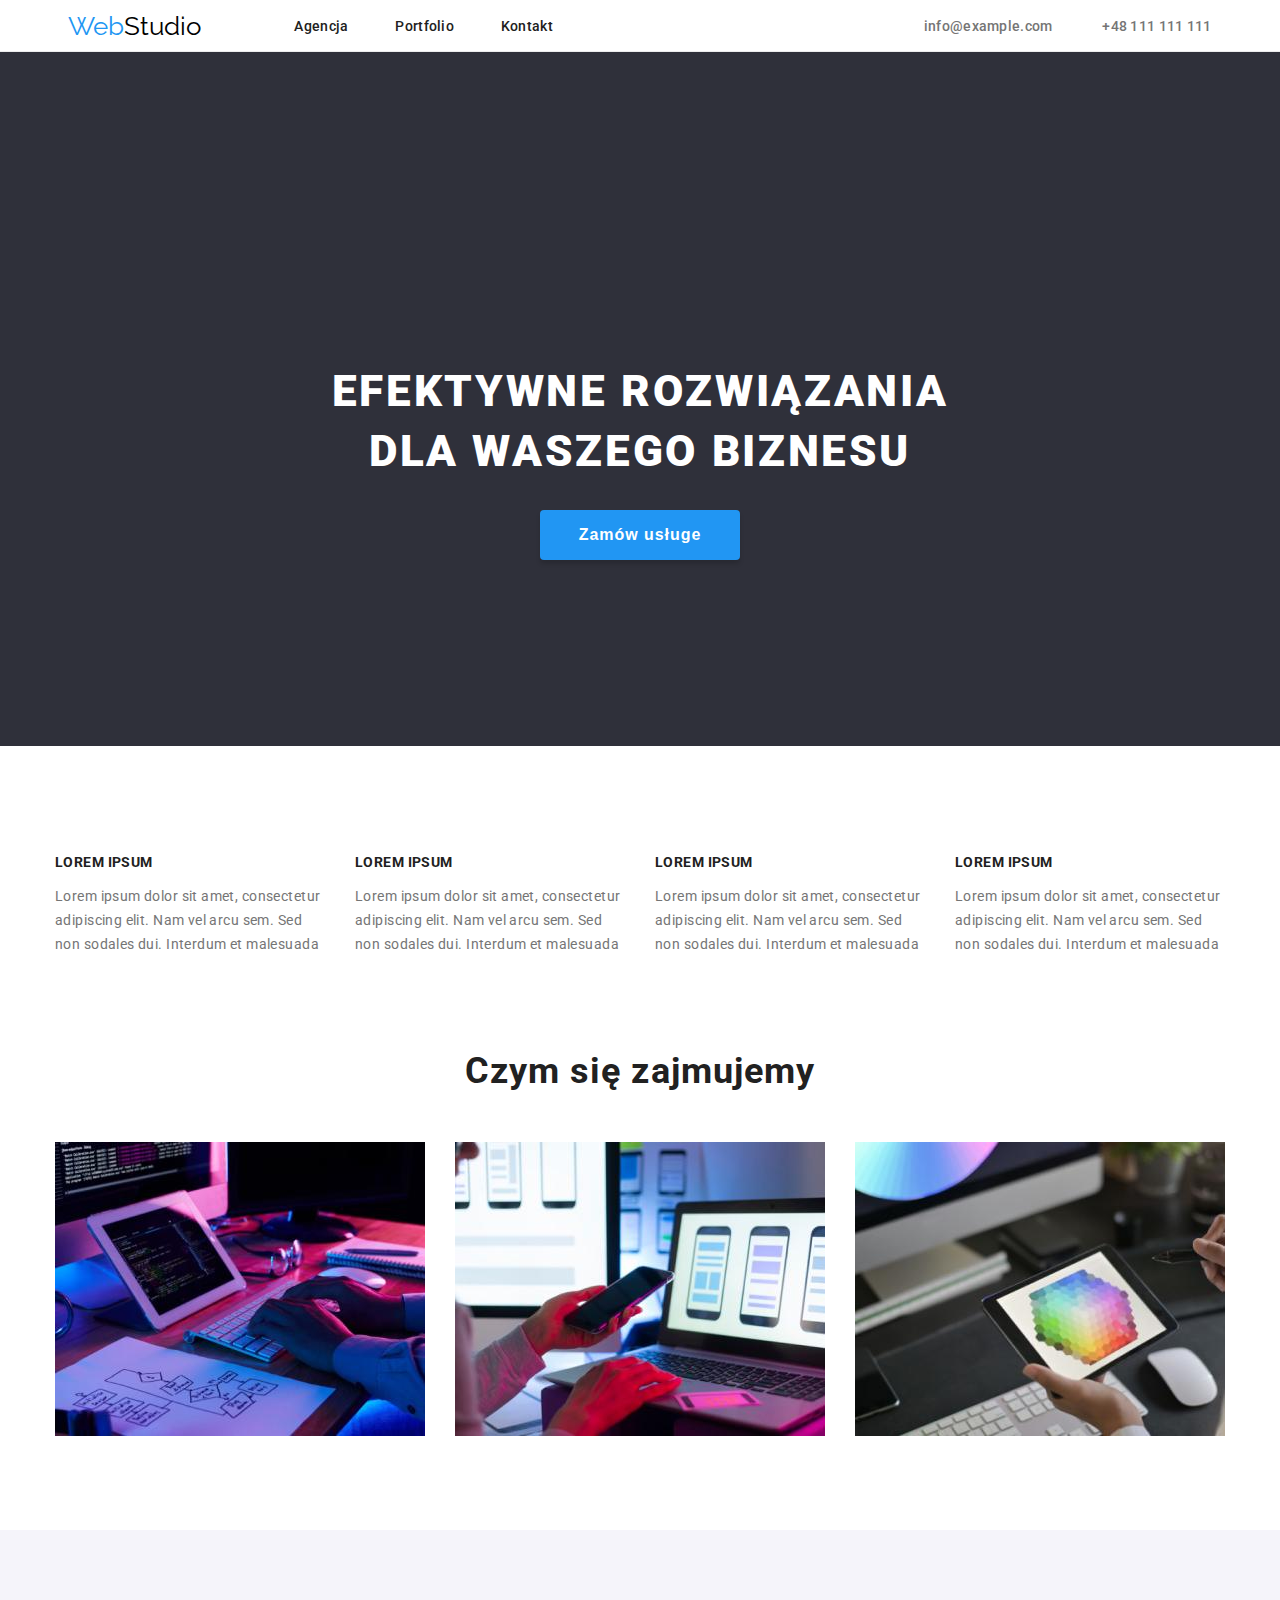
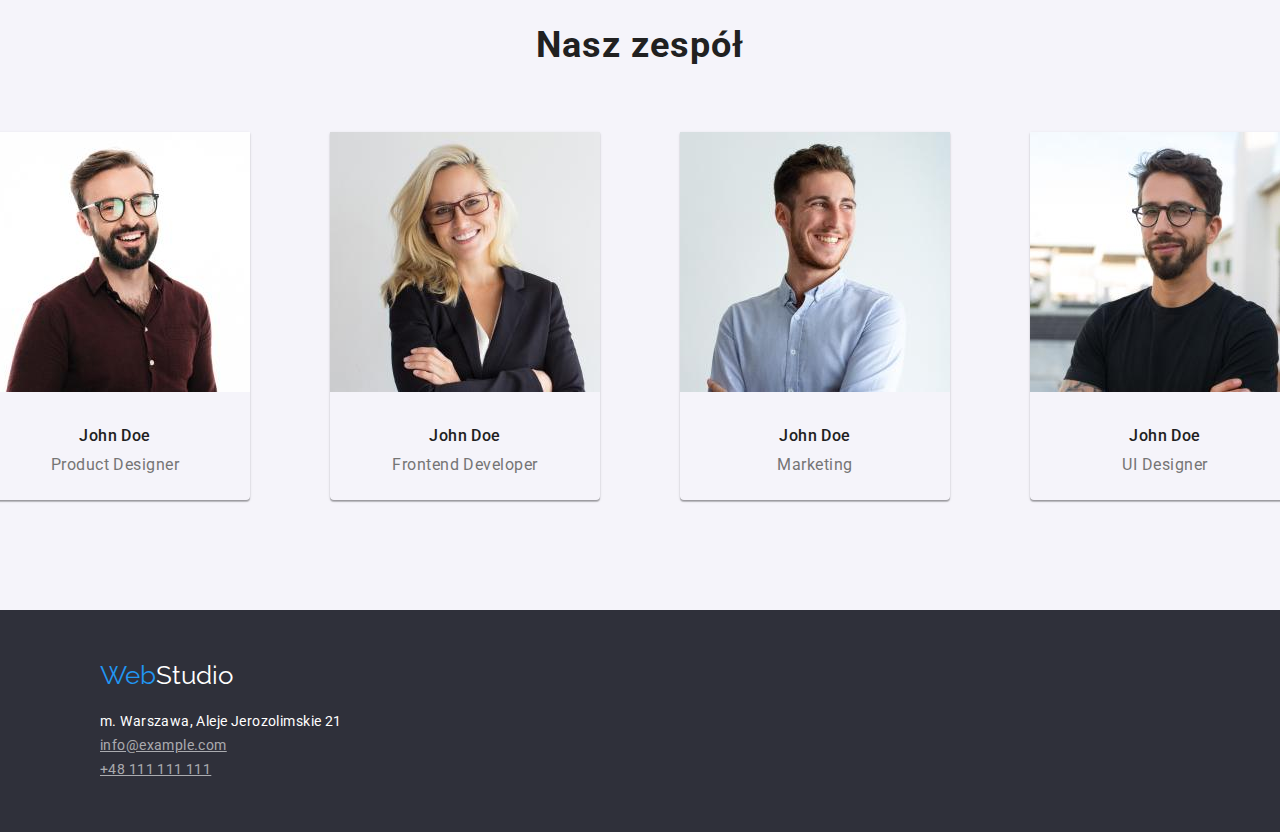
<file: index.html>
<!DOCTYPE html>
<html lang="pl">
  <head>
    <meta charset="utf-8" />
    <title>Zadanie domowe nr 2</title>
    <link
      rel="stylesheet"
      href="https://cdnjs.cloudflare.com/ajax/libs/modern-normalize/1.1.0/modern-normalize.min.css"
      integrity="sha512-wpPYUAdjBVSE4KJnH1VR1HeZfpl1ub8YT/NKx4PuQ5NmX2tKuGu6U/JRp5y+Y8XG2tV+wKQpNHVUX03MfMFn9Q=="
      crossorigin="anonymous"
      referrerpolicy="no-referrer"
    />
    <link rel="stylesheet" href="./css/styles.css" />
    <link rel="preconnect" href="https://fonts.googleapis.com" />
    <link rel="preconnect" href="https://fonts.gstatic.com" crossorigin />
    <link
      href="https://fonts.googleapis.com/css2?family=Raleway:wght@700&family=Roboto:ital,wght@0,400;0,500;0,900;1,700&display=swap"
      rel="stylesheet"
    />
  </head>
  <body>
    <div class="container">
      <header class="header-container">
        <a class="logo" href="index.html"><span>Web</span>Studio</a>
        <div class="header-container-left">
          <ul class="navigator-container">
            <li><a class="header-link" href="/agency">Agencja</a></li>
            <li>
              <a class="header-link" href="portfolio.html">Portfolio</a>
            </li>
            <li><a class="header-link" href="/contact">Kontakt</a></li>
          </ul>
        </div>
        <div class="header-container-right">
          <ul class="contact-container">
            <li>
              <a class="header-contact" href="mailto:info@example.com"
                >info@example.com</a
              >
            </li>
            <li>
              <a class="header-contact" href="tel:+48111111111"
                >+48 111 111 111</a
              >
            </li>
          </ul>
        </div>
      </header>

      <main>
        <div class="main-header-box section">
          <h1>EFEKTYWNE ROZWIĄZANIA DLA WASZEGO BIZNESU</h1>
          <button type="button">Zamów usługe</button>
        </div>

        <ul class="first-section section">
          <li>
            <h3>LOREM IPSUM</h3>
            Lorem ipsum dolor sit amet, consectetur adipiscing elit. Nam vel
            arcu sem. Sed non sodales dui. Interdum et malesuada
          </li>
          <li>
            <h3>LOREM IPSUM</h3>
            Lorem ipsum dolor sit amet, consectetur adipiscing elit. Nam vel
            arcu sem. Sed non sodales dui. Interdum et malesuada
          </li>
          <li>
            <h3>LOREM IPSUM</h3>
            Lorem ipsum dolor sit amet, consectetur adipiscing elit. Nam vel
            arcu sem. Sed non sodales dui. Interdum et malesuada
          </li>
          <li>
            <h3>LOREM IPSUM</h3>
            Lorem ipsum dolor sit amet, consectetur adipiscing elit. Nam vel
            arcu sem. Sed non sodales dui. Interdum et malesuada
          </li>
        </ul>
        <div class="second-section section">
          <h2>Czym się zajmujemy</h2>
          <div class="second-section-images">
            <img
              src="images/aboutusimg1.jpg"
              alt="Writing code"
              width="370"
              height="294"
            />
            <img
              src="images/aboutusimg2.jpg"
              alt="UI designs"
              width="370"
              height="294"
            />
            <img
              src="images/aboutusimg3.jpg"
              alt="Color palettee"
              width="370"
              height="294"
            />
          </div>
        </div>

        <div class="third-section section">
          <h2>Nasz zespół</h2>
          <div class="third-section-team">
            <figure class="figure-box">
              <img
                src="images/tm1.jpg"
                alt="Product Designer"
                width="270"
                height="260"
              />
              <figcaption>
                <h4>John Doe</h4>
                Product Designer
              </figcaption>
            </figure>
            <figure class="figure-box">
              <img
                src="images/tm2.jpg"
                alt="Frontend Developer"
                width="270"
                height="260"
              />
              <figcaption>
                <h4>John Doe</h4>
                Frontend Developer
              </figcaption>
            </figure>
            <figure class="figure-box">
              <img
                src="images/tm3.jpg"
                alt="Marketing"
                width="270"
                height="260"
              />
              <figcaption>
                <h4>John Doe</h4>
                Marketing
              </figcaption>
            </figure>
            <figure class="figure-box">
              <img
                src="images/tm4.jpg"
                alt="UI Designer"
                width="270"
                height="260"
              />
              <figcaption>
                <h4>John Doe</h4>
                UI Designer
              </figcaption>
            </figure>
          </div>
        </div>
      </main>
      <footer class="footer-container">
        <div class="footer-content">
          <a class="logo" href="index.html"><span>Web</span>Studio</a>
          <ul class="footer-information">
            <li>
              <span class="footer-address"
                >m. Warszawa, Aleje Jerozolimskie 21</span
              >
            </li>
            <li>
              <a class="footer-contact" href="mailto:info@example.com"
                >info@example.com</a
              >
            </li>
            <li>
              <a class="footer-contact" href="tel:+48111111111"
                >+48 111 111 111</a
              >
            </li>
          </ul>
        </div>
      </footer>
    </div>
  </body>
</html>
</file>
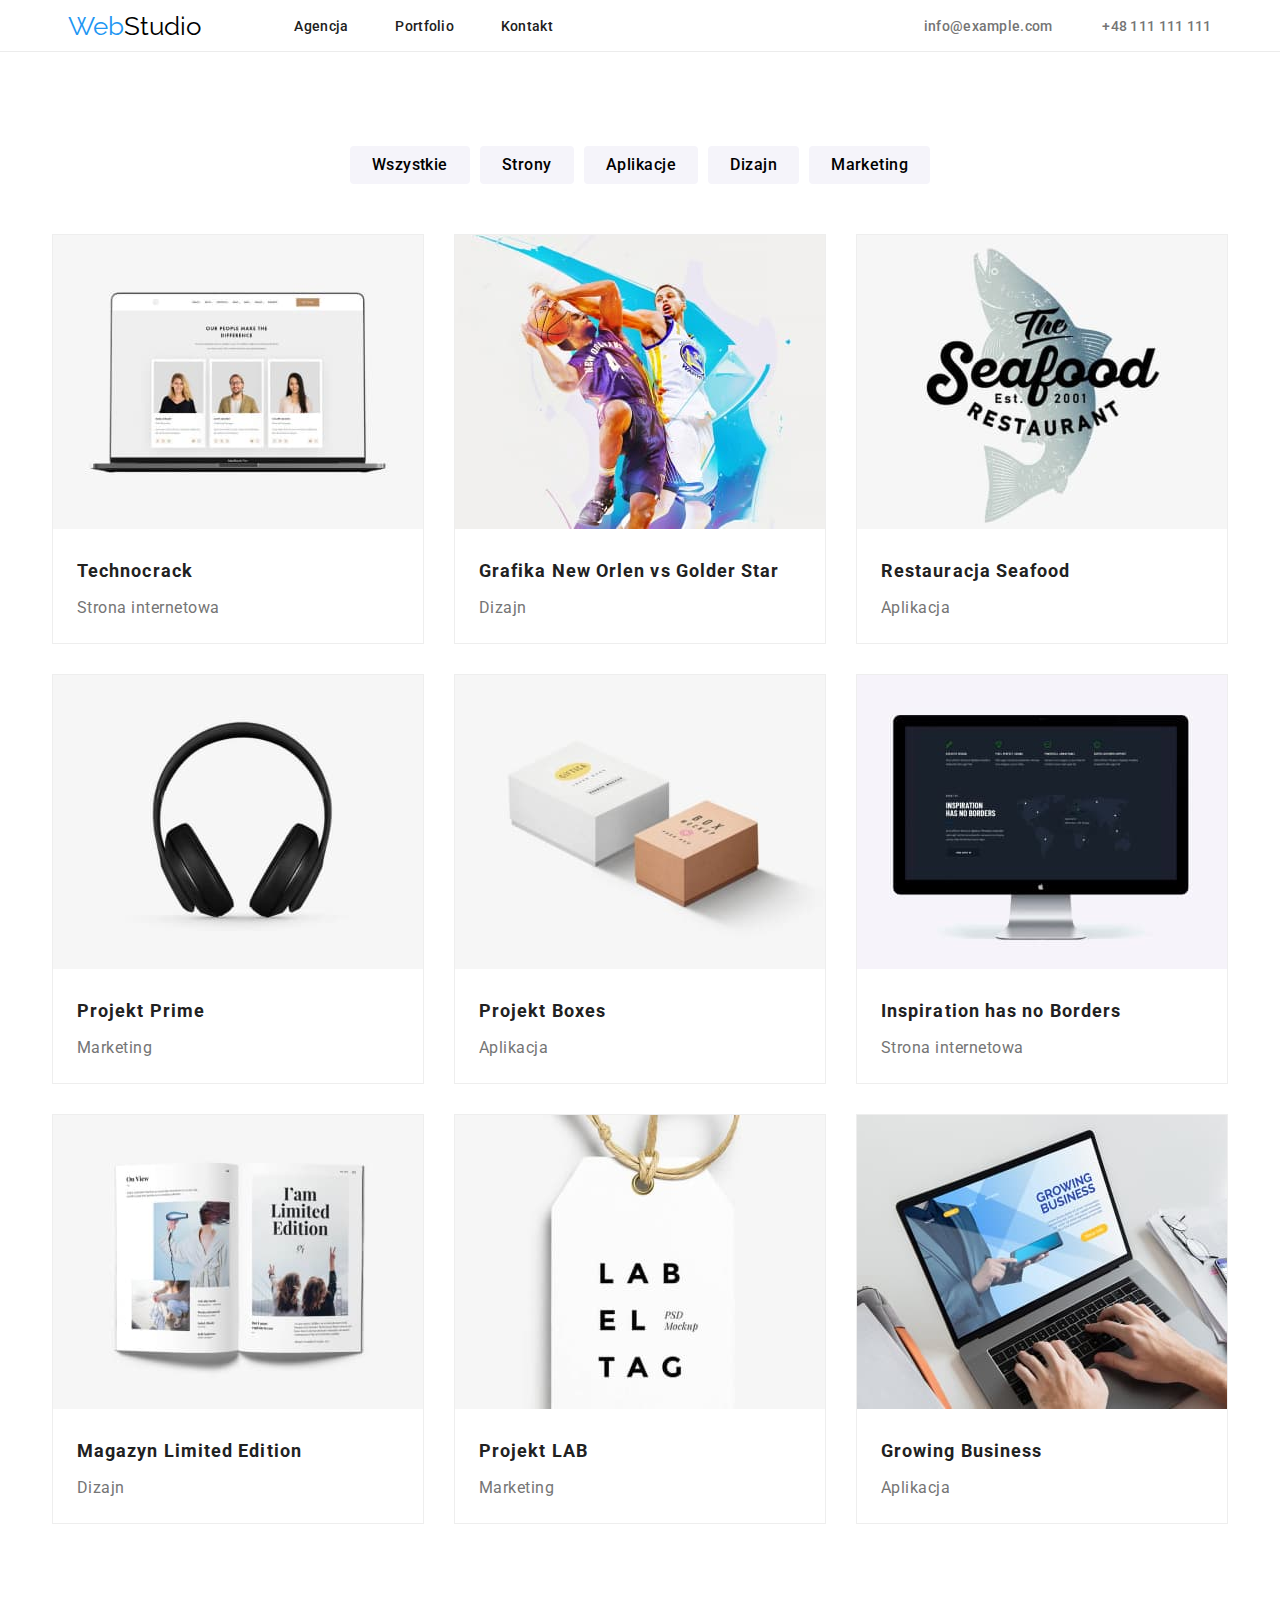
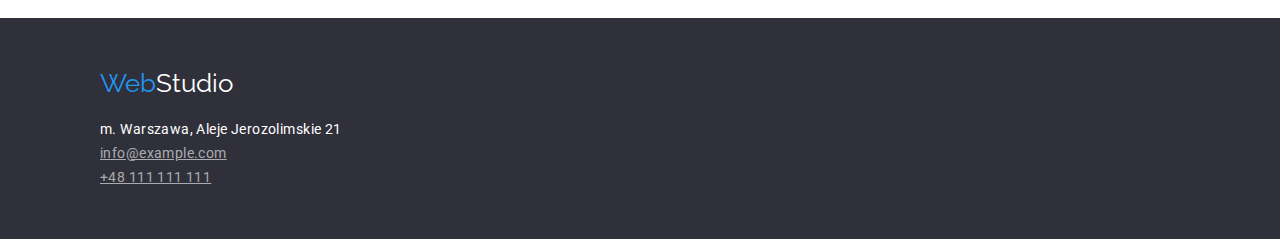
<file: portfolio.html>
<!DOCTYPE html>
<html lang="pl">
  <head>
    <meta charset="utf-8" />
    <title>Portfolio</title>
    <link rel="stylesheet" href="./css/styles.css" />
    <link rel="preconnect" href="https://fonts.googleapis.com" />
    <link rel="preconnect" href="https://fonts.gstatic.com" crossorigin />
    <link
      href="https://fonts.googleapis.com/css2?family=Raleway:wght@700&family=Roboto:ital,wght@0,400;0,500;0,900;1,700&display=swap"
      rel="stylesheet"
    />
  </head>
  <body>
    <header class="header-container">
      <a class="logo" href="index.html"><span>Web</span>Studio</a>
      <div class="header-container-left">
        <ul class="navigator-container">
          <li><a class="header-link" href="/agency">Agencja</a></li>
          <li>
            <a class="header-link" href="portfolio.html">Portfolio</a>
          </li>
          <li><a class="header-link" href="/contact">Kontakt</a></li>
        </ul>
      </div>
      <div class="header-container-right">
        <ul class="contact-container">
          <li>
            <a class="header-contact" href="mailto:info@example.com"
              >info@example.com</a
            >
          </li>
          <li>
            <a class="header-contact" href="tel:+48111111111"
              >+48 111 111 111</a
            >
          </li>
        </ul>
      </div>
    </header>

    <main>
   <div class="container-portfolio">

	<div class="portfolio-navigation section">
      <button class="nav-button">Wszystkie</button>
      <button class="nav-button">Strony</button>
      <button class="nav-button">Aplikacje</button>
      <button class="nav-button">Dizajn</button>
      <button class="nav-button">Marketing</button>
	</div>
	<div class="container-images">
      <figure>
        <img
          src="./images/portfolio/technocrack.jpg"
          alt="Zdjęcie przedstawiające stronę główną technocrack"
          width="370"
          height="294"
        />
        <figcaption>
          <p class="img-title">Technocrack</p>
          <p class="img-description">Strona internetowa</p>
        </figcaption>
      </figure>
      <figure>
        <img
          src="./images/portfolio/new-orlean-vs-golden-star.jpg"
          alt="Grafika New Orlen vs Golder Star"
          width="370"
          height="294"
        />
        <figcaption>
          <p class="img-title">Grafika New Orlen vs Golder Star</p>
          <p class="img-description">Dizajn</p>
        </figcaption>
      </figure>
      <figure>
        <img
          src="./images/portfolio/seafood-restaurant.jpg"
          alt="Logo aplikacji restauracji Seafood"
          width="370"
          height="294"
        />
        <figcaption>
          <p class="img-title">Restauracja Seafood</p>
          <p class="img-description">Aplikacja</p>
        </figcaption>
      </figure>
      <figure>
        <img
          src="./images/portfolio/project-prime.jpg"
          alt="Zdjęcie czarnych słuchawek"
          width="370"
          height="294"
        />
        <figcaption>
          <p class="img-title">Projekt Prime</p>
          <p class="img-description">Marketing</p>
        </figcaption>
      </figure>
      <figure>
        <img
          src="./images/portfolio/project-boxes.jpg"
          alt="Zdjęcie dwóch pudełek"
          width="370"
          height="294"
        />
        <figcaption>
          <p class="img-title">Projekt Boxes</p>
          <p class="img-description">Aplikacja</p>
        </figcaption>
      </figure>
      <figure>
        <img
          src="./images/portfolio/inspiration.jpg"
          alt="Zdjęcie przedstawiające stronę główną Inspiration has no Borders"
          width="370"
          height="294"
        />
        <figcaption>
          <p class="img-title">Inspiration has no Borders</p>
          <p class="img-description">Strona internetowa</p>
        </figcaption>
      </figure>
      <figure>
        <img
          src="./images/portfolio/magazine.jpg"
          alt="Zdjęcie wnętrza magazynu Limited Edition"
          width="370"
          height="294"
        />
        <figcaption>
          <p class="img-title">Magazyn Limited Edition</p>
          <p class="img-description">Dizajn</p>
        </figcaption>
      </figure>
      <figure>
        <img
          src="./images/portfolio/project-lab.jpg"
          alt="Zdjęcie loga projektu LAB"
          width="370"
          height="294"
        />
        <figcaption>
          <p class="img-title">Projekt LAB</p>
          <p class="img-description">Marketing</p>
        </figcaption>
      </figure>
      <figure>
        <img
          src="./images/portfolio/growing-business.jpg"
          alt="Zdjęcie przedstawiające aplikację Growing Business w ekranie laptopa"
          width="370"
          height="294"
        />
        <figcaption>
          <p class="img-title">Growing Business</p>
          <p class="img-description">Aplikacja</p>
        </figcaption>
      </figure>
	</div>
   </div>
    </main>
    <footer class="footer-container">
      <div class="footer-content">
        <a class="logo" href="index.html"><span>Web</span>Studio</a>
        <ul class="footer-information">
          <li>
            <span class="footer-address"
              >m. Warszawa, Aleje Jerozolimskie 21</span
            >
          </li>
          <li>
            <a class="footer-contact" href="mailto:info@example.com"
              >info@example.com</a
            >
          </li>
          <li>
            <a class="footer-contact" href="tel:+48111111111"
              >+48 111 111 111</a
            >
          </li>
        </ul>
      </div>
    </footer>
  </body>
</html>
</file>
<file: css/styles.css>
:root {
  --primary-black: #212121;
  --secondary-blue: #2196f3;
  --third-grey: #757575;
  --background: #2f303a;
}

body {
  font-family: "Roboto", sans-serif;
  color: var(--primary-black);
  margin: 0;
}
a {
  text-decoration: none;
}
.container {
  flex-basis: 1200px;
  display: flex;
  flex-direction: column;
}
.container-portfolio {
  flex-basis: 1200px;
  display: flex;
  flex-direction: column;
  align-items: center;
  justify-content: center;
}
.logo {
  font-size: 26px;
  font-family: "Raleway", sans-serif;
  color: #000000;
  text-decoration: none;
}
.logo span {
  color: var(--secondary-blue);
}
.header-link {
  font-family: "Roboto";
  font-style: normal;
  font-weight: 500;
  font-size: 14px;
  line-height: 1.14;
  letter-spacing: 0.02em;
  text-decoration: none;
  color: var(--primary-black);
}
.header-link:hover,
.header-link:focus {
  color: var(--secondary-blue);
}

.header-link-active {
  font-family: "Roboto";
  font-style: normal;
  font-weight: 500;
  font-size: 14px;
  line-height: 1.14;
  letter-spacing: 0.02em;
  color: var(--secondary-blue);
  text-decoration: none;
}
.header-contact {
  font-family: "Roboto";
  font-style: normal;
  font-weight: 500;
  font-size: 14px;
  line-height: 1.14;
  letter-spacing: 0.02em;
  color: var(--third-grey);
}
.header-contact:hover,
.header-contact:focus {
  color: var(--secondary-blue);
}
.footer-contact {
  font-size: 14px;
  line-height: 1.71;
  letter-spacing: 0.03em;
  text-decoration-line: underline;
  color: rgba(255, 255, 255, 0.6);
}
.footer-address {
  font-size: 14px;
  line-height: 1.71;
  letter-spacing: 0.03em;
  color: #ffffff;
}

.nav-button {
  border: 0;
  font-family: "Roboto";
  font-style: normal;
  font-weight: 500;
  font-size: 16px;
  line-height: 1.62;
  text-align: center;
  letter-spacing: 0.03em;
  background: #f5f4fa;
  border-radius: 4px;
  padding: 6px 22px 6px 22px;
  margin-left: 3px;
  margin-right: 3px;
}
.nav-button:hover,
.nav-button:focus {
  background-color: var(--secondary-blue);
  color: #ffffff;
  cursor: pointer;
  box-shadow: 0px 3px 1px rgba(0, 0, 0, 0.1), 0px 1px 2px rgba(0, 0, 0, 0.08),
    0px 2px 2px rgba(0, 0, 0, 0.12);
  border-radius: 4px;
}
.img-title {
  font-family: "Roboto";
  font-style: normal;
  font-weight: 700;
  font-size: 18px;
  line-height: 2;
  letter-spacing: 0.06em;
}
.img-description {
  font-family: "Roboto";
  font-size: 16px;
  line-height: 1.87;
  letter-spacing: 0.03em;
  color: var(--third-grey);
}
.section {
  padding-top: 94px;
}
/* header*/
.header-container {
  display: flex;
  flex-direction: row;
  align-items: center;
  border-bottom: 1px solid #ececec;
  justify-content: center;
}

.navigator-container {
  display: flex;
  align-items: center;
  gap: 47px;
  list-style: none;
  margin-left: 93px;
  padding: 0;
}
.contact-container {
  margin-left: 371px;
  display: flex;
  justify-content: flex-end;
  flex-direction: row;
  list-style: none;
  gap: 50px;
  padding: 0;
}

/* main header */
.main-header-box {
  height: 600px;
  background-color: var(--background);
  display: flex;
  flex-direction: column;
  justify-content: center;
  align-items: center;
}
.main-header-box h1 {
  width: 696px;
  font-style: normal;
  font-weight: 900;
  font-size: 44px;
  line-height: 60px;
  text-align: center;
  letter-spacing: 0.06em;
  color: #ffffff;
}
.main-header-box button {
  width: 200px;
  height: 50px;
  background: var(--secondary-blue);
  box-shadow: 0px 4px 4px rgba(0, 0, 0, 0.15);
  border-radius: 4px;
  border-style: none;
  font-style: normal;
  font-weight: 700;
  font-size: 16px;
  line-height: 30px;
  letter-spacing: 0.06em;
  color: #ffffff;
}

.main-header-box button:hover {
  cursor: pointer;
}
/* main content */
.first-section {
  padding-left: 0;
  list-style: none;
  display: flex;
  flex-direction: row;
  justify-content: center;
  align-items: center;
  font-size: 14px;
  line-height: 24px;
  letter-spacing: 0.03em;
  color: var(--third-grey);
  gap: 30px;
  margin: 0;
}
.first-section h3 {
  font-weight: 700;
  font-size: 14px;
  line-height: 16px;
  letter-spacing: 0.03em;
  color: var(--primary-black);
}
.first-section li {
  width: 270px;
}
.second-section {
  padding-left: 0;
}
.second-section h2 {
  font-weight: 700;
  font-size: 36px;
  line-height: 42px;
  text-align: center;
  letter-spacing: 0.03em;
  color: var(--primary-black);
  margin-bottom: 50px;
  margin-top: 0;
}
.second-section-images {
  display: flex;
  flex-direction: row;
  justify-content: center;
  gap: 30px;
  padding-bottom: 94px;
}
.third-section {
  padding-left: 0;
  background-color: #f5f4fa;
  padding-bottom: 94px;
}
.third-section h2 {
  font-weight: 700;
  font-size: 36px;
  line-height: 42px;
  text-align: center;
  letter-spacing: 0.03em;
  color: var(--primary-black);
  margin-bottom: 50px;
  margin-top: 0;
}
.third-section-team {
  display: flex;
  flex-direction: row;
  justify-content: center;
  align-items: center;
  font-size: 16px;
  line-height: 19px;
  text-align: center;
  letter-spacing: 0.03em;
  color: var(--third-grey);
}
.third-section-team h4 {
  font-weight: 500;
  font-size: 16px;
  line-height: 19px;
  text-align: center;
  letter-spacing: 0.03em;
  color: var(--primary-black);
  margin-top: 30px;
  margin-bottom: 10px;
}
.figure-box {
  width: 270px;
  height: 368px;
  box-shadow: 0px 1px 3px rgba(0, 0, 0, 0.12), 0px 1px 1px rgba(0, 0, 0, 0.14),
    0px 2px 1px rgba(0, 0, 0, 0.2);
  border-radius: 0px 0px 4px 4px;
}
.footer-container {
  background-color: var(--background);
  display: flex;
  justify-content: flex-start;
  padding: 50px 100px;
}
.footer-container a {
  color: #ffffff;
}
.footer-content {
  display: flex;
  flex-direction: column;
}
.footer-information {
  list-style: none;
  padding: 0;
  margin: 20px 0 0 0;
}
.footer-information a {
  color: rgba(255, 255, 255, 0.6);
}
.container-images {
  display: flex;
  flex-wrap: wrap;
  justify-content: center;
  gap: 30px;
  margin-top: 50px;
  padding-bottom: 94px;
}
.container-images figure {
  margin: 0;
  background: #ffffff;
  border: 1px solid #eeeeee;
}
.container-images figcaption {
  padding-left: 24px;
}
.container-images .img-title {
  padding-bottom: 4px;
  padding-top: 20px;
  margin: 0;
}
.container-images .img-description {
  padding-bottom: 20px;
  margin: 0;
}
</file>
